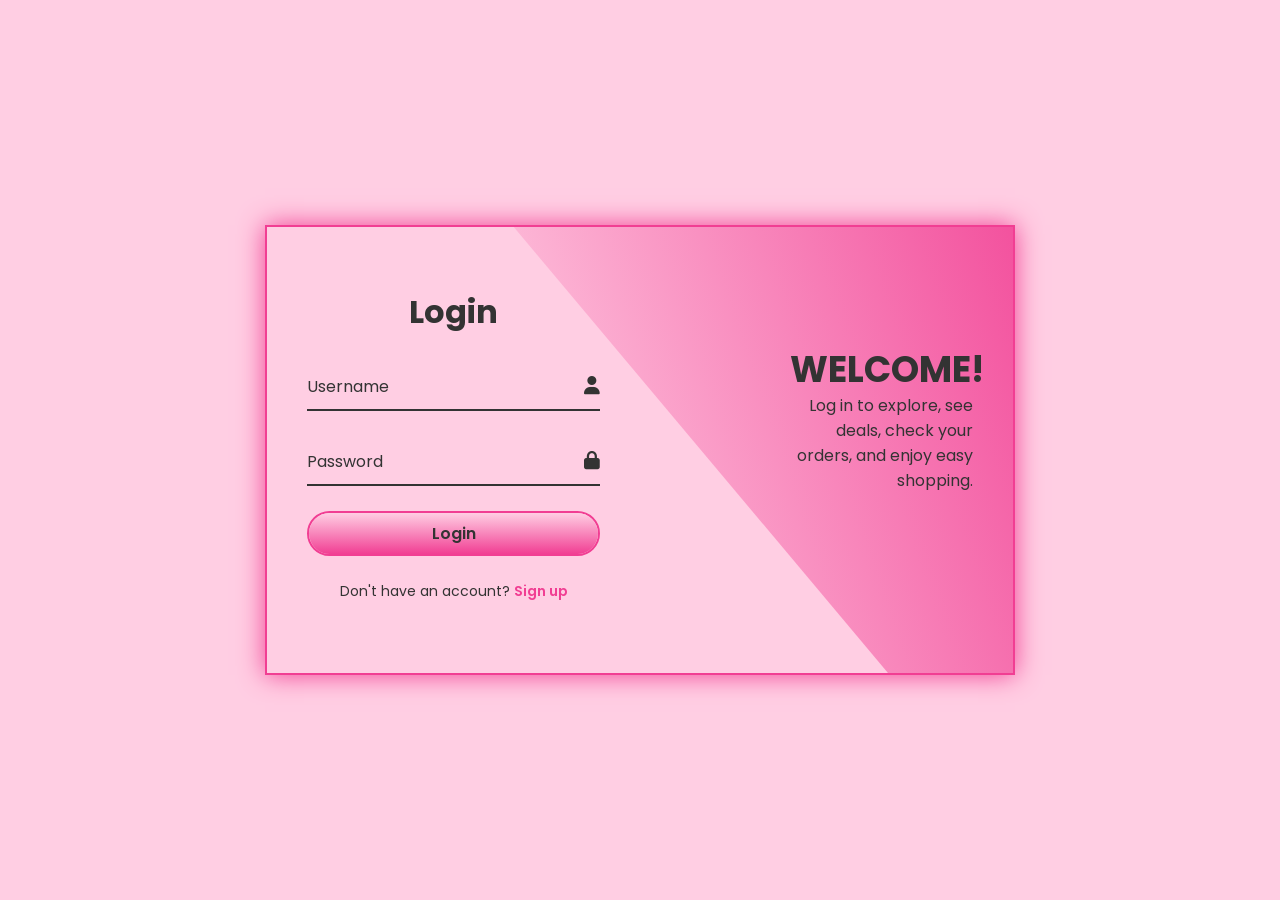
<file: index.html>
<!doctype html>
<html lang="en">

<head>
    <meta charset="UTF-8" />
    <meta name="viewport" content="width=device-width, initial-scale=1.0" />
    <title>Log In</title>
    <link rel="stylesheet" href="./style.css" />
    <link rel="icon" type="image/svg+xml" href="./pic/favicon.svg" sizes="64x64">
    <link rel="stylesheet" href="https://cdnjs.cloudflare.com/ajax/libs/font-awesome/6.5.1/css/all.min.css" />
    <link rel="preconnect" href="https://fonts.googleapis.com" />
    <link rel="preconnect" href="https://fonts.gstatic.com" crossorigin />
    <link
        href="https://fonts.googleapis.com/css2?family=Alfa+Slab+One&family=Lilita+One&family=Poppins:ital,wght@0,100;0,200;0,300;0,400;0,500;0,600;0,700;0,800;0,900;1,100;1,200;1,300;1,400;1,500;1,600;1,700;1,800;1,900&display=swap"
        rel="stylesheet" />
</head>

<body>

    <div class="login-container">
        <div class="curved-shape"></div>
        <div class="login-box">
            <h2>Login</h2>
            <form action="#">
                <div class="input-box">
                    <input id="username" type="text" name="username" placeholder=" " autocomplete="username" required />
                    <label for="username">Username</label>
                    <i class="fa-solid fa-user"></i>
                </div>
                <div class="input-box">
                    <input id="password" type="password" name="password" placeholder=" " autocomplete="current-password"
                        required />
                    <label for="password">Password</label>
                    <i class="fa-solid fa-lock"></i>
                </div>
                <div class="input-box">
                    <button type="button" onclick="window.location.href='./store.html'" class="btn">Login</button>
                </div>
                <div class="register-link">
                    <p>
                        Don't have an account?
                        <a href="./signUp.html" class="signUp-link">Sign up</a>
                    </p>
                </div>
            </form>
        </div>
        <div class="info-content">
            <h2>Welcome!</h2>
            <p>
                Log in to explore, see deals, check your orders, and enjoy easy shopping.
            </p>
        </div>
    </div>
</body>

</html>
</file>
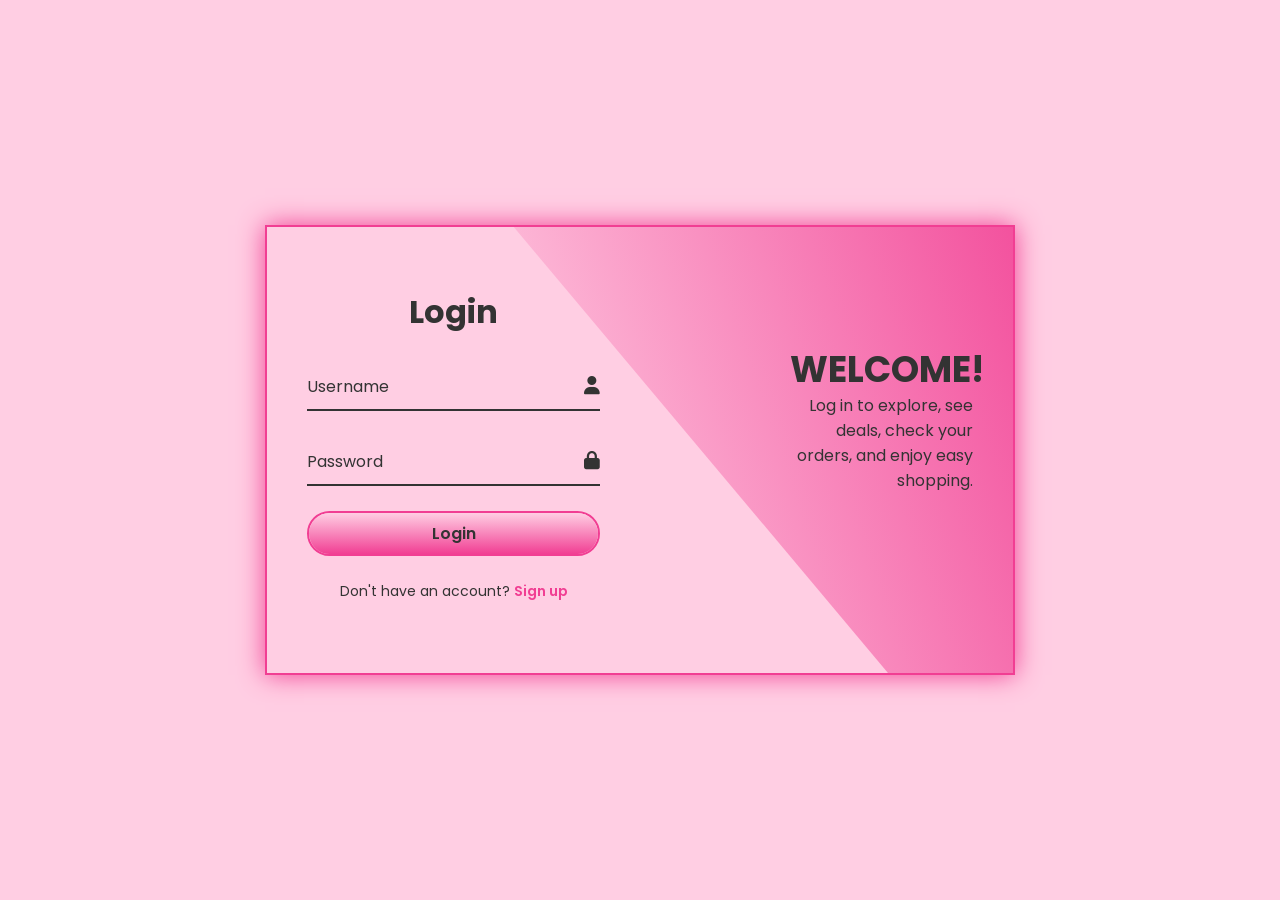
<file: logIn.html>
<!doctype html>
<html lang="en">

<head>
    <meta charset="UTF-8" />
    <meta name="viewport" content="width=device-width, initial-scale=1.0" />
    <title>Log In</title>
    <link rel="stylesheet" href="style.css" />
    <link rel="icon" type="image/x-icon" href="./logo1.png" />
    <link rel="stylesheet" href="https://cdnjs.cloudflare.com/ajax/libs/font-awesome/6.5.1/css/all.min.css" />
    <link rel="preconnect" href="https://fonts.googleapis.com" />
    <link rel="preconnect" href="https://fonts.gstatic.com" crossorigin />
    <link
        href="https://fonts.googleapis.com/css2?family=Alfa+Slab+One&family=Lilita+One&family=Poppins:ital,wght@0,100;0,200;0,300;0,400;0,500;0,600;0,700;0,800;0,900;1,100;1,200;1,300;1,400;1,500;1,600;1,700;1,800;1,900&display=swap"
        rel="stylesheet" />
</head>

<body>

    <div class="login-container">
        <div class="curved-shape"></div>
        <div class="login-box">
            <h2>Login</h2>
            <form action="#">
                <div class="input-box">
                    <input id="username" type="text" name="username" placeholder=" " autocomplete="username" required />
                    <label for="username">Username</label>
                    <i class="fa-solid fa-user"></i>
                </div>
                <div class="input-box">
                    <input id="password" type="password" name="password" placeholder=" " autocomplete="current-password"
                        required />
                    <label for="password">Password</label>
                    <i class="fa-solid fa-lock"></i>
                </div>
                <div class="input-box">
                    <button type="button" onclick="window.location.href='./store.html'" class="btn">Login</button>
                </div>
                <div class="register-link">
                    <p>
                        Don't have an account?
                        <a href="./signUp.html" class="signUp-link">Sign up</a>
                    </p>
                </div>
            </form>
        </div>
        <div class="info-content">
            <h2>Welcome!</h2>
            <p>
                Log in to explore, see deals, check your orders, and enjoy easy shopping.
            </p>
        </div>
    </div>
</body>

</html>
</file>
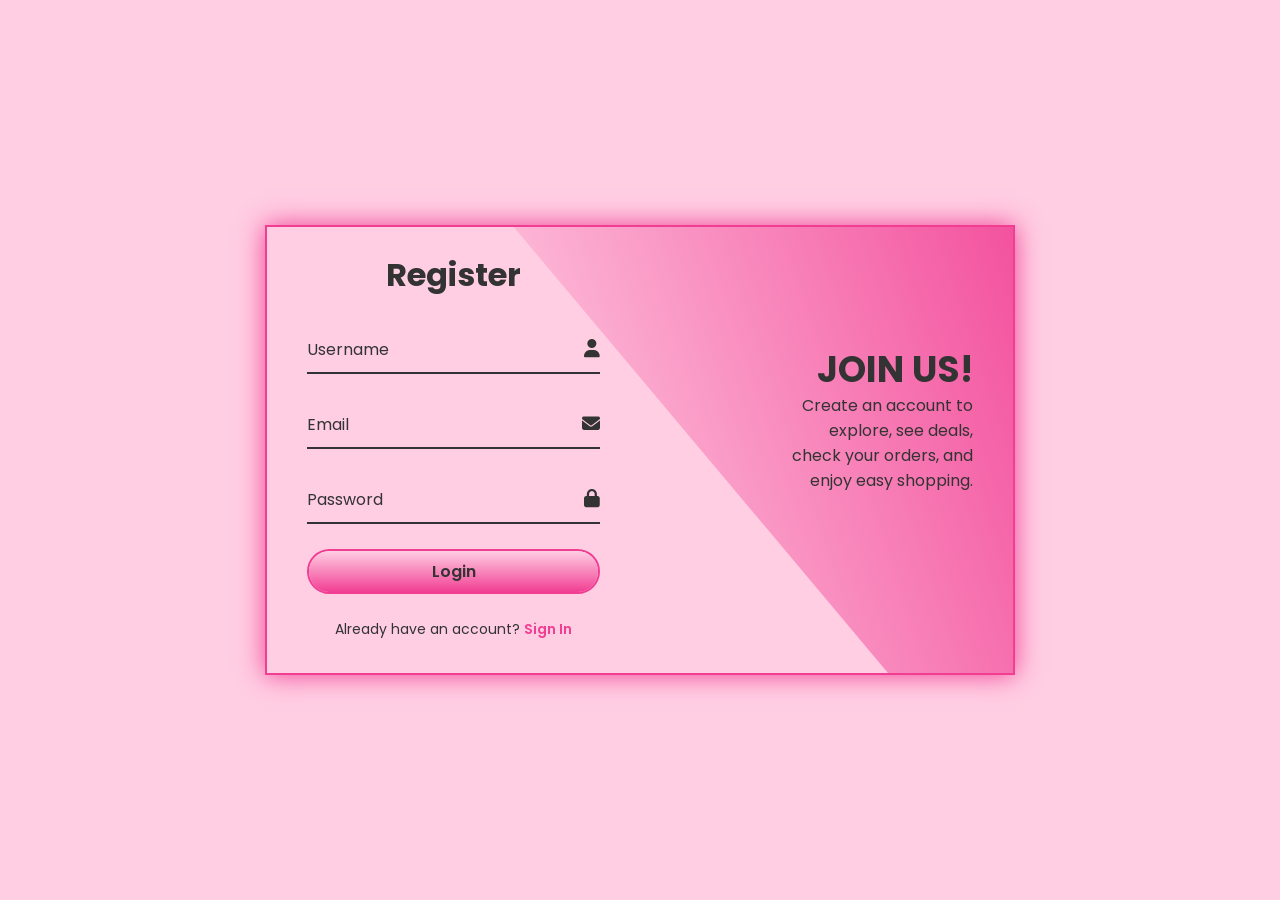
<file: signUp.html>
<!doctype html>
<html lang="en">

<head>
    <meta charset="UTF-8" />
    <meta name="viewport" content="width=device-width, initial-scale=1.0" />
    <title>Register</title>
    <link rel="stylesheet" href="./style.css" />
    <link rel="icon" type="image/svg+xml" href="./pic/favicon.svg" sizes="64x64">
    <link rel="stylesheet" href="https://cdnjs.cloudflare.com/ajax/libs/font-awesome/6.5.1/css/all.min.css" />
    <link rel="preconnect" href="https://fonts.googleapis.com" />
    <link rel="preconnect" href="https://fonts.gstatic.com" crossorigin />
    <link
        href="https://fonts.googleapis.com/css2?family=Alfa+Slab+One&family=Lilita+One&family=Poppins:ital,wght@0,100;0,200;0,300;0,400;0,500;0,600;0,700;0,800;0,900;1,100;1,200;1,300;1,400;1,500;1,600;1,700;1,800;1,900&display=swap"
        rel="stylesheet" />
</head>

<body>

    <div class="signUp-container">
        <div class="curved-shape"></div>
        <div class="signUp-box">
            <h2>Register</h2>
            <form action="#">
                <div class="input-box">
                    <input id="username" type="text" name="username" placeholder=" " autocomplete="username" required />
                    <label for="username">Username</label>
                    <i class="fa-solid fa-user"></i>
                </div>
                <div class="input-box">
                    <input id="email" type="email" name="email" placeholder=" " autocomplete="email" required />
                    <label for="email">Email</label>
                    <i class="fa-solid fa-envelope"></i>
                </div>
                <div class="input-box">
                    <input id="password" type="password" name="password" placeholder=" " autocomplete="current-password"
                        required />
                    <label for="password">Password</label>
                    <i class="fa-solid fa-lock"></i>
                </div>
                <div class="input-box">
                    <button type="button" onclick="window.location.href='./store.html'" class="btn">Login</button>
                </div>
                <div class="register-link">
                    <p>
                        Already have an account?
                        <a href="./index.html" class="logIn-link">Sign In</a>
                    </p>
                </div>
            </form>
        </div>
        <div class="info-content">
            <h2>Join Us!</h2>
            <p>
                Create an account to explore, see deals, check your orders, and enjoy easy shopping.
            </p>
        </div>
    </div>
</body>

</html>
</file>
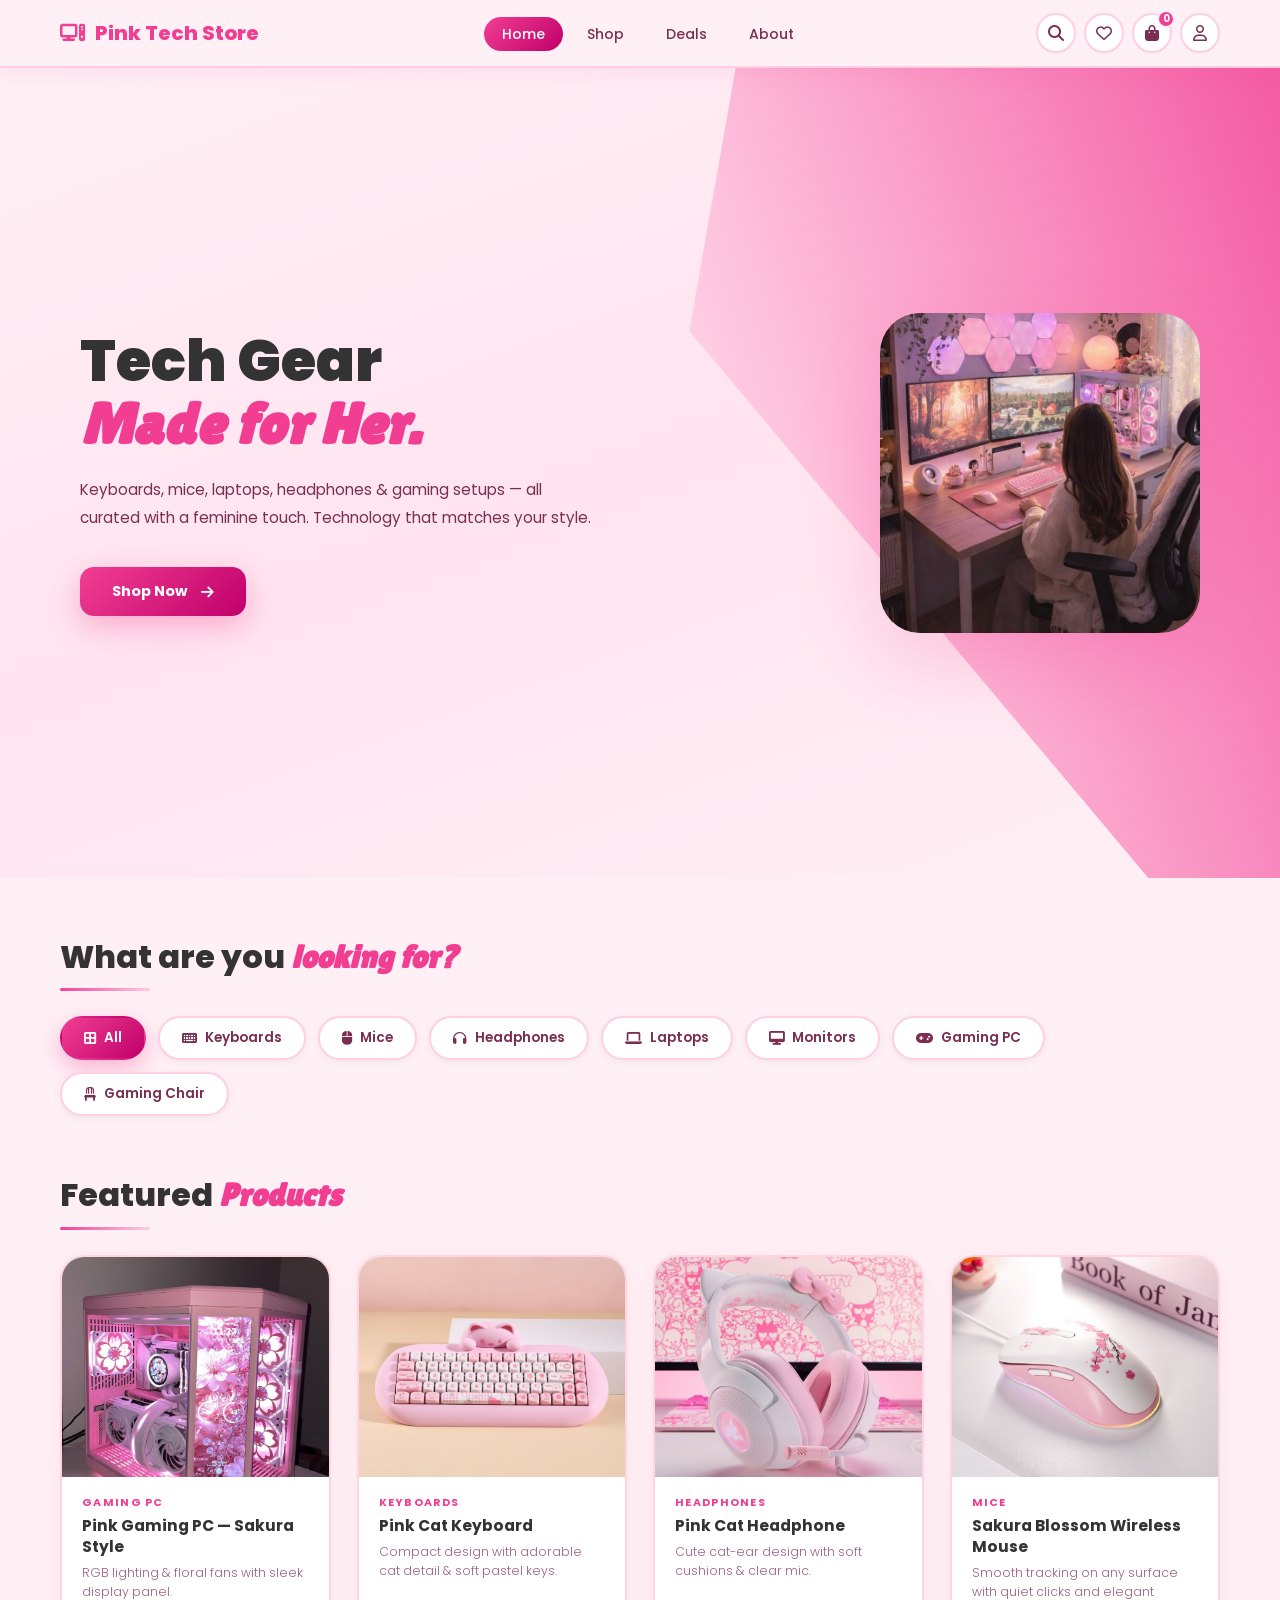
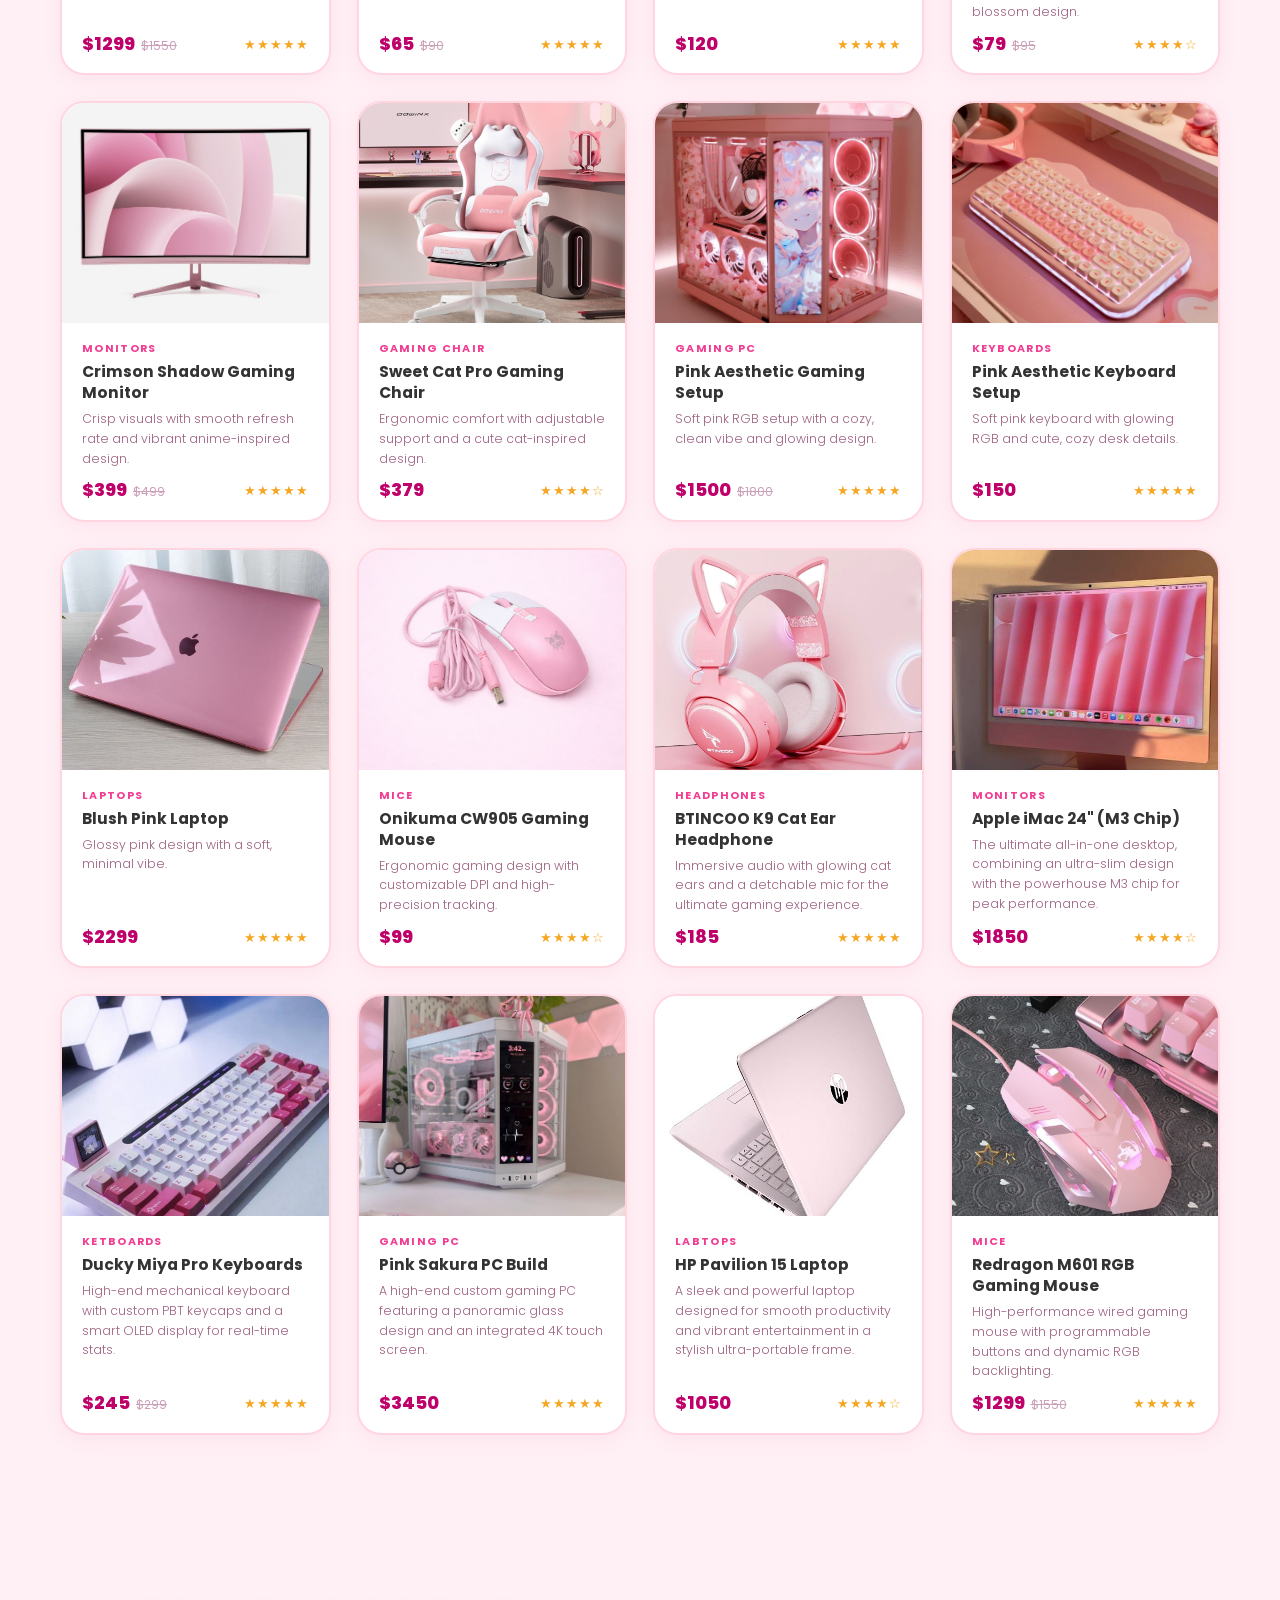
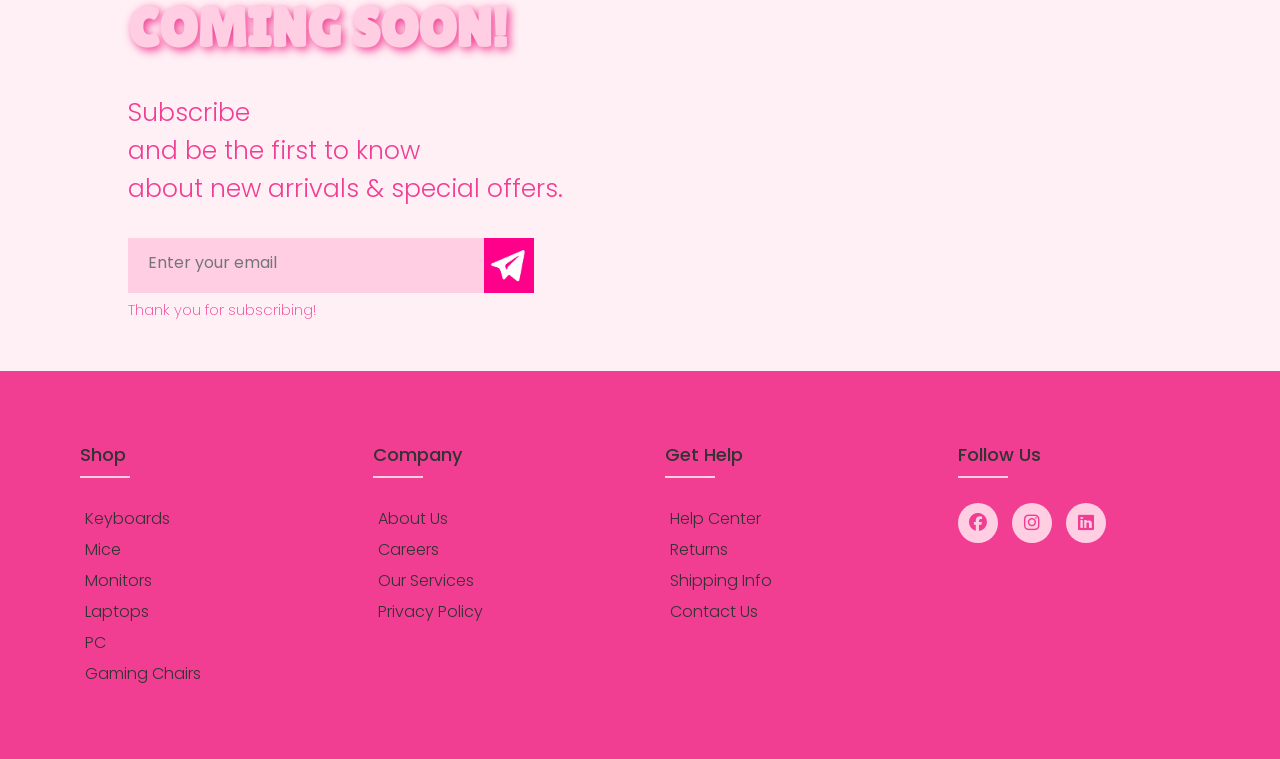
<file: store.html>
<!DOCTYPE html>
<html lang="en">

<head>
    <meta charset="UTF-8">
    <meta name="viewport" content="width=device-width, initial-scale=1.0">
    <title>Pink Tech Store</title>
    <link rel="stylesheet" href="./style.css" />
    <link rel="stylesheet" href="./store.css" />
    <link rel="icon" type="image/svg+xml" href="./pic/favicon.svg" sizes="64x64">
    <link rel="stylesheet" href="https://cdnjs.cloudflare.com/ajax/libs/font-awesome/6.5.1/css/all.min.css" />
    <link rel="preconnect" href="https://fonts.googleapis.com" />
    <link rel="preconnect" href="https://fonts.gstatic.com" crossorigin />
    <link
        href="https://fonts.googleapis.com/css2?family=Alfa+Slab+One&family=Lilita+One&family=Poppins:ital,wght@0,100;0,200;0,300;0,400;0,500;0,600;0,700;0,800;0,900;1,100;1,200;1,300;1,400;1,500;1,600;1,700;1,800;1,900&display=swap"
        rel="stylesheet" />
</head>

<body class="store-body">

    <!-- ═══ NAVBAR ═══ -->
    <nav class="navbar">
        <a href="#home" class="nav-logo">
            <i class="fa-solid fa-computer"></i>
            Pink Tech Store
        </a>
        <ul class="nav-links">
            <li><a href="#home" class="active">Home</a></li>
            <li><a href="#products">Shop</a></li>
            <li><a href="#deals">Deals</a></li>
            <li><a href="#about">About</a></li>
        </ul>
        <div class="nav-actions">
            <a href="#" class="nav-icon-btn"><i class="fa-solid fa-magnifying-glass"></i></a>
            <a href="#" class="nav-icon-btn"><i class="fa-regular fa-heart"></i></a>
            <a href="#" class="nav-icon-btn cart-btn">
                <i class="fa-solid fa-bag-shopping"></i>
                <span class="cart-count">0</span>
            </a>
            <a href="./index.html" class="nav-icon-btn"><i class="fa-regular fa-user"></i></a>
        </div>
    </nav>

    <!-- ═══ HERO ═══ -->
    <section class="hero" id="home">
        <div class="hero-curved-shape"></div>

        <div class="hero-text">
            <h1>Tech Gear<br /><em>Made for Her.</em></h1>
            <p>Keyboards, mice, laptops, headphones & gaming setups — all curated with a feminine touch. Technology that
                matches your style.</p>
            <div class="hero-btns">
                <a href="#products" class="btn-pink">Shop Now &nbsp;<i class="fa-solid fa-arrow-right"></i></a>
            </div>
        </div>

        <div class="hero-right">
            <div class="hero-img-wrap">
                <img src="./pic/hero.jpg" alt="Featured" />
            </div>
        </div>
    </section>

    <!-- ═══ CATEGORIES ═══ -->
    <div class="categories-section" id="products">
        <div class="section-header">
            <h2 class="section-title">What are you <em>looking for?</em></h2>
        </div>
        <div class="cat-pills">
            <button class="pill active"><i class="fa-solid fa-border-all"></i> All</button>
            <button class="pill"><i class="fa-solid fa-keyboard"></i> Keyboards</button>
            <button class="pill"><i class="fa-solid fa-computer-mouse"></i> Mice</button>
            <button class="pill"><i class="fa-solid fa-headphones"></i> Headphones</button>
            <button class="pill"><i class="fa-solid fa-laptop"></i> Laptops</button>
            <button class="pill"><i class="fa-solid fa-desktop"></i> Monitors</button>
            <button class="pill"><i class="fa-solid fa-gamepad"></i> Gaming PC</button>
            <button class="pill"><i class="fa-solid fa-chair"></i> Gaming Chair</button>
        </div>
    </div>

    <!-- ═══ PRODUCTS GRID ═══ -->
    <section class="products-section">
        <div class="section-header">
            <h2 class="section-title">Featured <em>Products</em></h2>
        </div>

        <div class="products-grid">

            <!-- 1 -->
            <div class="product-card">
                <button class="wish-btn"><i class="fa-regular fa-heart"></i></button>
                <div class="card-img">
                    <img src="./pic/pc3.jpg" alt="Keychron K2 Pro">
                    <div class="card-overlay"><a href="#" class="quick-btn">+ Add to Cart</a></div>
                </div>
                <div class="card-body">
                    <span class="card-cat">Gaming PC</span>
                    <h3 class="card-name">Pink Gaming PC — Sakura Style </h3>
                    <p class="card-desc">RGB lighting & floral fans with sleek display panel.</p>
                    <div class="card-footer">
                        <div class="card-pricing">
                            <span class="price-now">$1299</span>
                            <span class="price-was">$1550</span>
                        </div>
                        <span class="card-stars">★★★★★</span>
                    </div>
                </div>
            </div>

            <!-- 2 -->
            <div class="product-card">
                <button class="wish-btn"><i class="fa-regular fa-heart"></i></button>
                <div class="card-img">
                    <img src="./pic/keyboard1.jpg" alt="Sony WH-1000XM5">
                    <div class="card-overlay"><a href="#" class="quick-btn">+ Add to Cart</a></div>
                </div>
                <div class="card-body">
                    <span class="card-cat">Keyboards</span>
                    <h3 class="card-name">Pink Cat Keyboard </h3>
                    <p class="card-desc">Compact design with adorable cat detail & soft pastel keys.</p>
                    <div class="card-footer">
                        <div class="card-pricing">
                            <span class="price-now">$65</span>
                            <span class="price-was">$90</span>
                        </div>
                        <span class="card-stars">★★★★★</span>
                    </div>
                </div>
            </div>

            <!-- 3 -->
            <div class="product-card">
                <button class="wish-btn"><i class="fa-regular fa-heart"></i></button>
                <div class="card-img">
                    <img src="./pic/headphone1.jpg" alt="MacBook Air M3">
                    <div class="card-overlay"><a href="#" class="quick-btn">+ Add to Cart</a></div>
                </div>
                <div class="card-body">
                    <span class="card-cat">Headphones</span>
                    <h3 class="card-name">Pink Cat Headphone </h3>
                    <p class="card-desc">Cute cat-ear design with soft cushions & clear mic.</p>
                    <div class="card-footer">
                        <div class="card-pricing">
                            <span class="price-now">$120</span>
                        </div>
                        <span class="card-stars">★★★★★</span>
                    </div>
                </div>
            </div>

            <!-- 4 -->
            <div class="product-card">
                <button class="wish-btn"><i class="fa-regular fa-heart"></i></button>
                <div class="card-img">
                    <img src="./pic/mouse2.jpg" alt="Logitech MX Master 3S">
                    <div class="card-overlay"><a href="#" class="quick-btn">+ Add to Cart</a></div>
                </div>
                <div class="card-body">
                    <span class="card-cat">Mice</span>
                    <h3 class="card-name">Sakura Blossom Wireless Mouse </h3>
                    <p class="card-desc">Smooth tracking on any surface with quiet clicks and elegant blossom design.
                    </p>
                    <div class="card-footer">
                        <div class="card-pricing">
                            <span class="price-now">$79</span>
                            <span class="price-was">$95</span>
                        </div>
                        <span class="card-stars">★★★★☆</span>
                    </div>
                </div>
            </div>

            <!-- 5 -->
            <div class="product-card">
                <button class="wish-btn"><i class="fa-regular fa-heart"></i></button>
                <div class="card-img">
                    <img src="./pic/monitor1.jpg" alt="FlexiSpot E7">
                    <div class="card-overlay"><a href="#" class="quick-btn">+ Add to Cart</a></div>
                </div>
                <div class="card-body">
                    <span class="card-cat">MONITORS</span>
                    <h3 class="card-name">Crimson Shadow Gaming Monitor</h3>
                    <p class="card-desc">Crisp visuals with smooth refresh rate and vibrant anime-inspired design.</p>
                    <div class="card-footer">
                        <div class="card-pricing">
                            <span class="price-now">$399</span>
                            <span class="price-was">$499</span>
                        </div>
                        <span class="card-stars">★★★★★</span>
                    </div>
                </div>
            </div>

            <!-- 6 -->
            <div class="product-card">
                <button class="wish-btn"><i class="fa-regular fa-heart"></i></button>
                <div class="card-img">
                    <img src="./pic/GamingChair1.jpg" alt="Anne Pro 2">
                    <div class="card-overlay"><a href="#" class="quick-btn">+ Add to Cart</a></div>
                </div>
                <div class="card-body">
                    <span class="card-cat">GAMING CHAIR</span>
                    <h3 class="card-name">Sweet Cat Pro Gaming Chair</h3>
                    <p class="card-desc">Ergonomic comfort with adjustable support and a cute cat-inspired design.</p>
                    <div class="card-footer">
                        <div class="card-pricing">
                            <span class="price-now">$379</span>
                        </div>
                        <span class="card-stars">★★★★☆</span>
                    </div>
                </div>
            </div>

            <!-- 7 -->
            <div class="product-card">
                <button class="wish-btn"><i class="fa-regular fa-heart"></i></button>
                <div class="card-img">
                    <img src="./pic/pc2.jpg" alt="Crystal Pink PC">
                    <div class="card-overlay"><a href="#" class="quick-btn">+ Add to Cart</a></div>
                </div>
                <div class="card-body">
                    <span class="card-cat">Gaming PC</span>
                    <h3 class="card-name">Pink Aesthetic Gaming Setup</h3>
                    <p class="card-desc">Soft pink RGB setup with a cozy, clean vibe and glowing design.</p>
                    <div class="card-footer">
                        <div class="card-pricing">
                            <span class="price-now">$1500</span>
                            <span class="price-was">$1800</span>
                        </div>
                        <span class="card-stars">★★★★★</span>
                    </div>
                </div>
            </div>

            <!-- 8 -->
            <div class="product-card">
                <button class="wish-btn"><i class="fa-regular fa-heart"></i></button>
                <div class="card-img">
                    <img src="./pic/keyboard3.jpg" alt="Razer DeathAdder V3">
                    <div class="card-overlay"><a href="#" class="quick-btn">+ Add to Cart</a></div>
                </div>
                <div class="card-body">
                    <span class="card-cat">KEYBOARDS</span>
                    <h3 class="card-name">Pink Aesthetic Keyboard Setup</h3>
                    <p class="card-desc">Soft pink keyboard with glowing RGB and cute, cozy desk details.</p>
                    <div class="card-footer">
                        <div class="card-pricing">
                            <span class="price-now">$150</span>
                        </div>
                        <span class="card-stars">★★★★★</span>
                    </div>
                </div>
            </div>

            <!-- 9 -->
            <div class="product-card">
                <button class="wish-btn"><i class="fa-regular fa-heart"></i></button>
                <div class="card-img">
                    <img src="./pic/lap1.jpg" alt="iPhone Setup Pink">
                    <div class="card-overlay"><a href="#" class="quick-btn">+ Add to Cart</a></div>
                </div>
                <div class="card-body">
                    <span class="card-cat">LAPTOPS</span>
                    <h3 class="card-name">Blush Pink Laptop</h3>
                    <p class="card-desc">Glossy pink design with a soft, minimal vibe.</p>
                    <div class="card-footer">
                        <div class="card-pricing">
                            <span class="price-now">$2299</span>
                        </div>
                        <span class="card-stars">★★★★★</span>
                    </div>
                </div>
            </div>

            <!-- 10 -->
            <div class="product-card">
                <button class="wish-btn"><i class="fa-regular fa-heart"></i></button>
                <div class="card-img">
                    <img src="./pic/mouse3.jpg" alt="Desk Setup Kit">
                    <div class="card-overlay"><a href="#" class="quick-btn">+ Add to Cart</a></div>
                </div>
                <div class="card-body">
                    <span class="card-cat">MICE</span>
                    <h3 class="card-name">Onikuma CW905 Gaming Mouse</h3>
                    <p class="card-desc">Ergonomic gaming design with customizable DPI and high-precision tracking.</p>
                    <div class="card-footer">
                        <div class="card-pricing">
                            <span class="price-now">$99</span>
                        </div>
                        <span class="card-stars">★★★★☆</span>
                    </div>
                </div>
            </div>

            <!-- 11 -->
            <div class="product-card">
                <button class="wish-btn"><i class="fa-regular fa-heart"></i></button>
                <div class="card-img">
                    <img src="./pic/headphone2.jpg" alt="Samsung Curved">
                    <div class="card-overlay"><a href="#" class="quick-btn">+ Add to Cart</a></div>
                </div>
                <div class="card-body">
                    <span class="card-cat">HEADPHONES</span>
                    <h3 class="card-name">BTINCOO K9 Cat Ear Headphone</h3>
                    <p class="card-desc">Immersive audio with glowing cat ears and a detchable mic for the ultimate
                        gaming experience.</p>
                    <div class="card-footer">
                        <div class="card-pricing">
                            <span class="price-now">$185</span>
                        </div>
                        <span class="card-stars">★★★★★</span>
                    </div>
                </div>
            </div>

            <!-- 12 -->
            <div class="product-card">
                <button class="wish-btn"><i class="fa-regular fa-heart"></i></button>
                <div class="card-img">
                    <img src="./pic/monitor2.jpg" alt="JBL Charge 5">
                    <div class="card-overlay"><a href="#" class="quick-btn">+ Add to Cart</a></div>
                </div>
                <div class="card-body">
                    <span class="card-cat">monitors</span>
                    <h3 class="card-name">Apple iMac 24" (M3 Chip)</h3>
                    <p class="card-desc">The ultimate all-in-one desktop, combining an ultra-slim design with the
                        powerhouse M3 chip for peak performance.</p>
                    <div class="card-footer">
                        <div class="card-pricing">
                            <span class="price-now">$1850</span>
                        </div>
                        <span class="card-stars">★★★★☆</span>
                    </div>
                </div>
            </div>

            <!-- 13 -->
            <div class="product-card">
                <button class="wish-btn"><i class="fa-regular fa-heart"></i></button>
                <div class="card-img">
                    <img src="./pic/keyboard2.jpg" alt="Canon EOS R10">
                    <div class="card-overlay"><a href="#" class="quick-btn">+ Add to Cart</a></div>
                </div>
                <div class="card-body">
                    <span class="card-cat">ketboards</span>
                    <h3 class="card-name">Ducky Miya Pro Keyboards</h3>
                    <p class="card-desc">High-end mechanical keyboard with custom PBT keycaps and a smart OLED display
                        for real-time stats.</p>
                    <div class="card-footer">
                        <div class="card-pricing">
                            <span class="price-now">$245</span>
                            <span class="price-was">$299</span>
                        </div>
                        <span class="card-stars">★★★★★</span>
                    </div>
                </div>
            </div>

            <!-- 14 -->
            <div class="product-card">
                <button class="wish-btn"><i class="fa-regular fa-heart"></i></button>
                <div class="card-img">
                    <img src="./pic/pc1.jpg" alt="RGB Setup Kit">
                    <div class="card-overlay"><a href="#" class="quick-btn">+ Add to Cart</a></div>
                </div>
                <div class="card-body">
                    <span class="card-cat">Gaming pc</span>
                    <h3 class="card-name">Pink Sakura PC Build</h3>
                    <p class="card-desc">A high-end custom gaming PC featuring a panoramic glass design and an
                        integrated 4K touch screen.</p>
                    <div class="card-footer">
                        <div class="card-pricing">
                            <span class="price-now">$3450</span>
                        </div>
                        <span class="card-stars">★★★★★</span>
                    </div>
                </div>
            </div>

            <!-- 15 -->
            <div class="product-card">
                <button class="wish-btn"><i class="fa-regular fa-heart"></i></button>
                <div class="card-img">
                    <img src="./pic/lap2.jpg" alt="Minimal Desk Setup">
                    <div class="card-overlay"><a href="#" class="quick-btn">+ Add to Cart</a></div>
                </div>
                <div class="card-body">
                    <span class="card-cat">labtops</span>
                    <h3 class="card-name">HP Pavilion 15 Laptop</h3>
                    <p class="card-desc">A sleek and powerful laptop designed for smooth productivity and vibrant
                        entertainment in a stylish ultra-portable frame.</p>
                    <div class="card-footer">
                        <div class="card-pricing">
                            <span class="price-now">$1050</span>
                        </div>
                        <span class="card-stars">★★★★☆</span>
                    </div>
                </div>
            </div>

            <!-- 16 -->
            <div class="product-card">
                <button class="wish-btn"><i class="fa-regular fa-heart"></i></button>
                <div class="card-img">
                    <img src="./pic/mouse1.jpg" alt="AirPods Max">
                    <div class="card-overlay"><a href="#" class="quick-btn">+ Add to Cart</a></div>
                </div>
                <div class="card-body">
                    <span class="card-cat">Mice</span>
                    <h3 class="card-name">Redragon M601 RGB Gaming Mouse</h3>
                    <p class="card-desc">High-performance wired gaming mouse with programmable buttons and dynamic RGB
                        backlighting.</p>
                    <div class="card-footer">
                        <div class="price-box">
                            <span class="price-now">$1299</span>
                            <span class="price-was">$1550</span>
                        </div>

                        <div class="rating-box">
                            <span class="card-stars">★★★★★</span>
                        </div>
                    </div>
                </div>
            </div>

        </div>
    </section>


    <!-- email subscription -->
    <div class="subscription">
        <h3>Coming Soon!</h3>
        <p>Subscribe <br> and be the first to know <br>about new arrivals & special offers.</p>
        <form action="#">
            <input type="email" name="email" placeholder="Enter your email" required />
            <button type="submit"><img src="./pic/send.jpg" width="50px" height="55px"></button>
        </form>
        <span class="sub-span">Thank you for subscribing!</span>
    </div>


    <!-- ═══ FOOTER ═══ -->
    <footer class="footer" id="about">
        <div class="footer-container">
            <div class="row">
                <div class="column">
                    <h3>Shop</h3>
                    <ul>
                        <li><a href="#">Keyboards</a></li>
                        <li><a href="#">Mice</a></li>
                        <li><a href="#">Monitors</a></li>
                        <li><a href="#">Laptops</a></li>
                        <li><a href="#">PC</a></li>
                        <li><a href="#">Gaming Chairs</a></li>
                    </ul>
                </div>
                <div class="column">
                    <h3>Company</h3>
                    <ul>
                        <li><a href="#">About Us</a></li>
                        <li><a href="#">Careers</a></li>
                        <li><a href="#">Our Services</a></li>
                        <li><a href="#">Privacy Policy</a></li>
                    </ul>
                </div>
                <div class="column">
                    <h3>Get Help</h3>
                    <ul>
                        <li><a href="#">Help Center</a></li>
                        <li><a href="#">Returns</a></li>
                        <li><a href="#">Shipping Info</a></li>
                        <li><a href="#">Contact Us</a></li>
                    </ul>
                </div>
                <div class="column social">
                    <h3>Follow Us</h3>
                    <a href="#"><i class="fab fa-facebook"></i></a>
                    <a href="#"><i class="fab fa-instagram"></i></a>
                    <a href="#"><i class="fab fa-linkedin"></i></a>
                </div>
            </div>
        </div>
    </footer>

</body>

</html>
</file>
<file: style.css>
* {
    font-family: 'Poppins', sans-serif;
    color: #333333;
    margin: 0;
    padding: 0;
    box-sizing: border-box;
}

*::selection {
    color: #FFF0F5;
    background-color: #F13E93;
}

body {
    display: flex;
    justify-content: center;
    align-items: center;
    min-height: 100vh;
    background-color: #FFCEE3;
}

.login-container,
.signUp-container {
    position: relative;
    width: 750px;
    height: 450px;
    border: #F13E93 solid 2px;
    box-shadow: 0 0 25px #F13E93;
    overflow: hidden;
}

.login-container .login-box,
.signUp-container .signUp-box {
    position: absolute;
    top: 0;
    width: 50%;
    height: 100%;
    display: flex;
    justify-content: center;
    flex-direction: column;
}

.login-box,
.signUp-box {
    left: 0;
    padding: 0 40px;
}

.login-box h2,
.signUp-box h2 {
    font-size: 32px;
    text-align: center;
}

.login-box .input-box,
.signUp-box .input-box {
    position: relative;
    width: 100%;
    height: 50px;
    margin-top: 25px;
}

.input-box input {
    width: 100%;
    height: 100%;
    background-color: transparent;
    border: none;
    outline: none;
    font-size: 16px;
    font-weight: 600;
    border-bottom: 2px solid #333333;
    padding-right: 23px;
    transition: .5s;
}

.input-box input:focus,
.input-box input:valid {
    border-bottom: 2px solid #F13E93;
}

.input-box label {
    position: absolute;
    top: 50%;
    left: 0;
    transform: translateY(-50%);
    font-size: 16px;
    color: #333333;
    transition: .5s;
}

.input-box input:focus~label,
.input-box input:valid~label {
    top: -5px;
    color: #F13E93;
}

.input-box i {
    position: absolute;
    right: 0;
    top: 50%;
    transform: translateY(-50%);
    font-size: 18px;
    transition: .5s;
}

.input-box input:focus~i,
.input-box input:valid~i {
    color: #F13E93;
}

.btn {
    position: relative;
    width: 100%;
    height: 45px;
    cursor: pointer;
    font-size: 16px;
    font-weight: 600;
    background-color: transparent;
    border-radius: 40px;
    border: 2px solid #F13E93;
    z-index: 1;
    overflow: hidden;
}

.btn::before {
    content: " ";
    position: absolute;
    top: 0;
    left: 0;
    width: 100%;
    height: 300%;
    background: linear-gradient(#FFCEE3, #F13E93, #FFCEE3, #F13E93);
    z-index: -1;
    transition: .5s;
}

.btn:hover::before {
    top: -100%;
}

.register-link {
    text-align: center;
    font-size: 14px;
    margin: 20px 0 10px;
}

.register-link a {
    color: #F13E93;
    text-decoration: none;
    font-weight: 600;
}

.register-link a:hover {
    text-decoration: underline;
}

.info-content {
    position: absolute;
    top: 0;
    width: 50%;
    height: 100%;
    display: flex;
    justify-content: center;
    flex-direction: column;
    right: 0;
    text-align: right;
    padding: 0 40px 60px 150px;
}

.info-content h2 {
    font-size: 36px;
    text-transform: uppercase;
    line-height: 1.3;
}

.info-content p {
    font-size: 16px;
}

.login-container .curved-shape,
.signUp-container .curved-shape {
    position: absolute;
    right: 0;
    top: -5px;
    height: 600px;
    width: 850px;
    background: linear-gradient(45deg, #FFCEE3, #F13E93);
    transform: rotate(10deg) skewY(40deg);
    transform-origin: bottom right;
}

@media (max-width: 751px) {

    .login-container,
    .signUp-container {
        width: 90%;
        height: auto;
    }

    .login-container .login-box,
    .signUp-container .signUp-box,
    .info-content {
        width: 100%;
        position: relative;
    }

    .login-box,
    .signUp-box {
        padding: 30px;
    }

    .info-content {
        text-align: center;
        padding: 20px;
    }

    .login-container .curved-shape,
    .signUp-container .curved-shape {
        display: none;
    }

    input {
        padding-right: 10px;
    }
}
</file>
<file: store.css>
/* ════════════════════════════
   RESET STORE BODY
════════════════════════════ */
.store-body {
    display: block;
    background-color: #FFF0F5;
    min-height: 100vh;
}

/* ════════════════════════════
   NAVBAR
════════════════════════════ */
.navbar {
    position: sticky;
    top: 0;
    z-index: 1000;
    display: flex;
    align-items: center;
    justify-content: space-between;
    padding: 0 60px;
    height: 68px;
    background-color: rgba(255, 240, 245, 0.92);
    backdrop-filter: blur(16px);
    border-bottom: 2px solid #FFCEE3;
    box-shadow: 0 4px 20px rgba(241, 62, 147, 0.1);
}

.nav-logo {
    font-size: 1.25rem;
    font-weight: 800;
    color: #F13E93;
    text-decoration: none;
    display: flex;
    align-items: center;
    gap: 10px;
    white-space: nowrap;
}

.nav-logo i {
    color: #F13E93;
}

.nav-links {
    display: flex;
    list-style: none;
    gap: 6px;
}

.nav-links a {
    font-size: 0.875rem;
    font-weight: 500;
    color: #7a2e50;
    text-decoration: none;
    padding: 7px 18px;
    border-radius: 99px;
    transition: background 0.25s, color 0.25s;
}

.nav-links a:hover,
.nav-links a.active {
    background: linear-gradient(135deg, #F13E93, #c0006a);
    color: #fff;
}

.nav-actions {
    display: flex;
    align-items: center;
    gap: 8px;
}

.nav-icon-btn {
    width: 40px;
    height: 40px;
    border-radius: 50%;
    background: #fff;
    border: 2px solid #FFCEE3;
    display: flex;
    align-items: center;
    justify-content: center;
    font-size: 1rem;
    color: #7a2e50;
    text-decoration: none;
    transition: all 0.25s;
    position: relative;
}

.nav-icon-btn:hover {
    background: #F13E93;
    border-color: #F13E93;
    color: #fff;
    transform: scale(1.08);
}

.nav-icon-btn i {
    color: inherit;
}

.cart-btn .cart-count {
    position: absolute;
    top: -5px;
    right: -5px;
    width: 18px;
    height: 18px;
    background: #F13E93;
    color: #fff;
    border-radius: 50%;
    font-size: 0.6rem;
    font-weight: 700;
    display: flex;
    align-items: center;
    justify-content: center;
    border: 2px solid #FFF0F5;
}

/* ════════════════════════════
   HERO SECTION
════════════════════════════ */
.hero {
    position: relative;
    overflow: hidden;
    min-height: 90vh;
    display: flex;
    align-items: center;
    justify-content: space-between;
    padding: 80px;
    background: linear-gradient(160deg, #FFF0F5 0%, #FFE4EF 50%, #FFF0F5 100%);
    gap: 40px;
}

.hero-curved-shape {
    position: absolute;
    right: 0;
    top: -5px;
    height: 120%;
    width: 55%;
    background: linear-gradient(45deg, #FFCEE3, #F13E93);
    transform: rotate(10deg) skewY(40deg);
    transform-origin: bottom right;
    z-index: 0;
}

.hero-text {
    position: relative;
    z-index: 2;
    max-width: 520px;
    animation: heroFadeIn 0.8s ease both;
}

@keyframes heroFadeIn {
    from {
        opacity: 0;
        transform: translateX(-40px);
    }

    to {
        opacity: 1;
        transform: translateX(0);
    }
}

.hero-text h1 {
    font-size: clamp(2.6rem, 4.5vw, 4.2rem);
    font-weight: 900;
    line-height: 1.1;
    color: #333333;
    margin-bottom: 20px;
}

.hero-text h1 em {
    color: #F13E93;
    font-style: italic;
    font-family: 'Lilita One', cursive;
    display: block;
}

.hero-text p {
    font-size: 0.95rem;
    color: #7a2e50;
    line-height: 1.8;
    margin-bottom: 36px;
}

.hero-btns {
    display: flex;
    gap: 14px;
    flex-wrap: wrap;
}

.btn-pink {
    display: inline-flex;
    align-items: center;
    gap: 8px;
    padding: 14px 32px;
    background: linear-gradient(135deg, #F13E93, #c0006a);
    color: #fff;
    border-radius: 14px;
    font-size: 0.9rem;
    font-weight: 700;
    text-decoration: none;
    box-shadow: 0 10px 30px rgba(241, 62, 147, 0.35);
    transition: 0.25s;
}

.btn-pink:hover {
    transform: translateY(-3px);
    box-shadow: 0 18px 40px rgba(241, 62, 147, 0.45);
    color: #fff;
}

.btn-pink i {
    color: #fff;
}

.hero-right {
    position: relative;
    z-index: 2;
}

.hero-img-wrap {
    width: 320px;
    height: 320px;
    border-radius: 40px;
    overflow: hidden;
    box-shadow: 0 30px 80px rgba(241, 62, 147, 0.22);
}

.hero-img-wrap img {
    width: 100%;
    height: 100%;
    object-fit: cover;
}

/* ════════════════════════════
   CATEGORIES SECTION
════════════════════════════ */
.categories-section {
    padding: 60px 60px 40px;
    background-color: #FFF0F5;
}

.section-header {
    margin-bottom: 25px;
    position: relative;
}

.section-header::after {
    content: "";
    display: block;
    width: 90px;
    height: 3px;
    margin-top: 12px;
    border-radius: 50px;
    background: linear-gradient(135deg, #F13E93, #FFCEE3);
}

.section-title {
    font-size: 2rem;
    font-weight: 800;
    color: #333333;
    line-height: 1.2;
}

.section-title em {
    color: #F13E93;
    font-style: italic;
    font-family: 'Lilita One', cursive;
}

.cat-pills {
    display: flex;
    gap: 12px;
    flex-wrap: wrap;
    margin-top: 15px;
}

.pill {
    display: inline-flex;
    align-items: center;
    gap: 8px;
    padding: 10px 22px;
    border-radius: 999px;
    border: 2px solid #FFCEE3;
    background: #fff;
    font-size: 0.85rem;
    font-weight: 600;
    color: #7a2e50;
    cursor: pointer;
    transition: all 0.25s ease;
    box-shadow: 0 2px 8px rgba(0, 0, 0, 0.05);
}

.pill i {
    color: inherit;
}

.pill:hover {
    border-color: #F13E93;
    color: #F13E93;
    transform: translateY(-3px);
    box-shadow: 0 6px 18px rgba(241, 62, 147, 0.2);
}

.pill:active {
    transform: scale(0.97);
}

.pill.active {
    background: linear-gradient(135deg, #F13E93, #c0006a);
    border-color: transparent;
    color: #fff;
    box-shadow: 0 8px 22px rgba(241, 62, 147, 0.35);
}

.pill.active i {
    color: #fff;
}

/* ════════════════════════════
   PRODUCTS SECTION
════════════════════════════ */
.products-section {
    padding: 20px 60px 60px;
}

.products-grid {
    display: grid;
    grid-template-columns: repeat(auto-fill, minmax(260px, 1fr));
    gap: 26px;
}

/* ── Product Card ── */
.product-card {
    background: #fff;
    border-radius: 24px;
    overflow: hidden;
    border: 2px solid #FFD6E0;
    box-shadow: 0 4px 20px rgba(241, 62, 147, 0.07);
    transition: transform 0.35s cubic-bezier(.22, 1, .36, 1),
        box-shadow 0.35s,
        border-color 0.35s;
    position: relative;
    /* كل البطاقات بنفس الارتفاع */
    display: flex;
    flex-direction: column;
}

.product-card:hover {
    transform: translateY(-10px) scale(1.01);
    box-shadow: 0 24px 60px rgba(241, 62, 147, 0.18);
    border-color: #FFCEE3;
}

/* Wishlist button */
.wish-btn {
    position: absolute;
    top: 12px;
    right: 12px;
    z-index: 3;
    width: 36px;
    height: 36px;
    border-radius: 50%;
    background: rgba(255, 255, 255, 0.92);
    border: 2px solid #FFCEE3;
    display: flex;
    align-items: center;
    justify-content: center;
    font-size: 0.9rem;
    cursor: pointer;
    opacity: 0;
    transform: scale(0.7);
    transition: opacity 0.25s, transform 0.25s, background 0.2s;
}

.wish-btn i {
    color: #F13E93;
}

.product-card:hover .wish-btn {
    opacity: 1;
    transform: scale(1);
}

.wish-btn:hover {
    background: #FFCEE3;
    border-color: #F13E93;
}

/* Card image */
.card-img {
    position: relative;
    height: 220px;
    overflow: hidden;
    background: linear-gradient(135deg, #FFF0F5, #FFD6E0);
}

.card-img img {
    width: 100%;
    height: 100%;
    object-fit: cover;
    transition: transform 0.5s cubic-bezier(.22, 1, .36, 1);
}

.product-card:hover .card-img img {
    transform: scale(1.07);
}

/* Quick add overlay */
.card-overlay {
    position: absolute;
    bottom: 0;
    left: 0;
    right: 0;
    background: linear-gradient(to top, rgba(241, 62, 147, 0.88), transparent);
    padding: 20px 16px 14px;
    display: flex;
    justify-content: center;
    transform: translateY(100%);
    transition: transform 0.3s cubic-bezier(.22, 1, .36, 1);
}

.product-card:hover .card-overlay {
    transform: translateY(0);
}

.quick-btn {
    background: #fff;
    color: #F13E93;
    border: none;
    border-radius: 99px;
    padding: 8px 22px;
    font-size: 0.78rem;
    font-weight: 700;
    cursor: pointer;
    text-decoration: none;
    box-shadow: 0 4px 14px rgba(0, 0, 0, 0.12);
    transition: transform 0.2s;
    display: inline-block;
}

.quick-btn:hover {
    transform: scale(1.05);
}

/* Card body */
.card-body {
    padding: 18px 20px 20px;
    display: flex;
    flex-direction: column;
    flex: 1;
    /* يملأ الارتفاع الباقي */
}

.card-cat {
    font-size: 0.68rem;
    font-weight: 700;
    color: #F13E93;
    letter-spacing: 0.12em;
    text-transform: uppercase;
    display: block;
    margin-bottom: 5px;
}

.card-name {
    font-size: 0.97rem;
    font-weight: 700;
    color: #333333;
    line-height: 1.35;
    margin-bottom: 5px;
}

.card-desc {
    font-size: 0.77rem;
    color: #9c6080;
    font-weight: 300;
    line-height: 1.6;
    flex: 1;
    /* يدفع الـ footer للأسفل دايماً */
}

/* ════════════════════════════
   CARD FOOTER
════════════════════════════ */
.card-footer {
    display: flex;
    align-items: center;
    /* نفس المستوى الأفقي */
    justify-content: space-between;
    margin-top: 14px;
    gap: 8px;
}

/* السعر — يشمل .card-pricing و .price-box */
.card-pricing,
.price-box {
    display: flex;
    flex-direction: row;
    /* السعر القديم جنب الجديد */
    align-items: baseline;
    gap: 6px;
}

.price-now {
    font-size: 1.1rem;
    font-weight: 800;
    color: #c0006a;
    line-height: 1;
}

.price-was {
    font-size: 0.75rem;
    color: #cba0b8;
    text-decoration: line-through;
    line-height: 1;
    font-weight: 400;
}

/* النجوم — يشمل .card-stars و .rating-box */
.card-stars,
.rating-box {
    font-size: 0.82rem;
    color: #f5a623;
    line-height: 1;
    text-align: right;
    flex-shrink: 0;
    display: flex;
    align-items: center;
    letter-spacing: 1px;
}

/* ════════════════════════════
   OPTIONAL RESPONSIVE TWEAK
════════════════════════════ */
@media (max-width: 768px) {
    .products-section {
        padding: 20px 20px 50px;
    }
}

/* ════════════════════════════
   sUBSCRIPTION SECTION
════════════════════════════ */
.subscription {
    width: 100%;
    background-image: linear-gradient(rgba(0, 0, 0, 0.8)), url(./pic/email2.jpg);
    background-size: cover;
    background-position: center;
    padding: 50px 10%;
}

.subscription h3 {
    font-family: 'Lilita One', cursive;
    color: #FFCEE3;
    font-weight: 600;
    text-transform: uppercase;
    margin-top: 5%;
    font-size: 55px;
    text-shadow: 3px 3px 10px #F13E93;
}

.subscription p {
    color: #F13E93;
    font-size: 25px;
    margin-top: 35px;
    font-weight: 300;
}

.subscription form {
    margin-top: 30px;
    background-color: #FFCEE3;
    display: flex;
    width: fit-content;
    max-width: 380px;
}

.subscription input {
    padding: 12px 20px;
    border: none;
    outline: none;
    width: 400px;
    height: 50px;
    font-size: 16px;
    background-color: transparent;
    transition: 0.5s;
}

.subscription button {
    border: none;
    outline: none;
    height: 55px;
    background-color: #F13E93;
    color: #fff;
    cursor: pointer;
}

.sub-span {
    color: #F13E93;
    margin-top: 5px;
    display: block;
    font-weight: 200;
    font-size: 15px;
}

@media (max-width: 899px) {
    .subscription {
        padding: 40px 20px;
    }


    .subscription h3 {
        font-size: 32px;
    }

    .subscription p {
        font-size: 18px;
    }
}

@media (max-width: 574px) {
    .subscription {
        text-align: center;
    }

    .subscription form {
        width: 100%;
    }

    .subscription input {
        font-size: 13px;
    }
}

/* ════════════════════════════
   FOOTER
════════════════════════════ */
.footer {
    background-color: #F13E93;
    padding: 70px 0;
}

.footer-container {
    max-width: 1170px;
    margin: 0 auto;
}

.row {
    display: flex;
    flex-wrap: wrap;
}

ul {
    list-style: none;
}

.column {
    width: 25%;
    padding: 0 25px;
}

.column h3 {
    font-size: 18px;
    color: #333;
    text-transform: capitalize;
    margin-bottom: 35px;
    font-weight: 500;
    position: relative;
}

.column h3::before {
    content: '';
    position: absolute;
    left: 0;
    bottom: -10px;
    width: 50px;
    height: 2px;
    background-color: #FFCEE3;
}

.column ul li {
    margin: 0 5px;
}

.column ul li a {
    color: #333;
    text-transform: capitalize;
    text-decoration: none;
    font-size: 16px;
    font-weight: 300;
    display: block;
    transition: all 0.3s ease;
    padding: 3px 0;
}

.column ul li a:hover {
    color: #FFCEE3;
    padding-left: 8px;
}

.social {
    padding: 0 25px;
}

.social a {
    display: inline-block;
    height: 40px;
    width: 40px;
    border-radius: 50%;
    background: #FFCEE3;
    text-decoration: none;
    margin: 0 10px 10px 0;
    text-align: center;
    transition: all 0.5s ease;
}

.social a:hover {
    background-color: rgba(255, 255, 255, 0.4);
    transform: scale(1.1);
}

.social a i {
    color: #F13E93;
    line-height: 40px;
    font-size: 18px;
}

/* ════════════════════════════
   RESPONSIVE
════════════════════════════ */
@media (max-width: 1024px) {

    .navbar,
    .hero,
    .categories-section,
    .products-section {
        padding-left: 32px;
        padding-right: 32px;
    }
}

@media (max-width: 768px) {
    .navbar {
        padding: 0 16px;
        gap: 10px;
    }

    .nav-links {
        display: none;
    }

    .hero {
        flex-direction: column;
        padding: 50px 24px;
        min-height: auto;
    }

    .hero-curved-shape {
        display: none;
    }

    .hero-right {
        display: none;
    }

    .categories-section,
    .products-section {
        padding-left: 16px;
        padding-right: 16px;
    }

    .column {
        width: 50%;
        margin-bottom: 30px;
    }
}

@media (max-width: 480px) {
    .column {
        width: 100%;
    }
}
</file>
